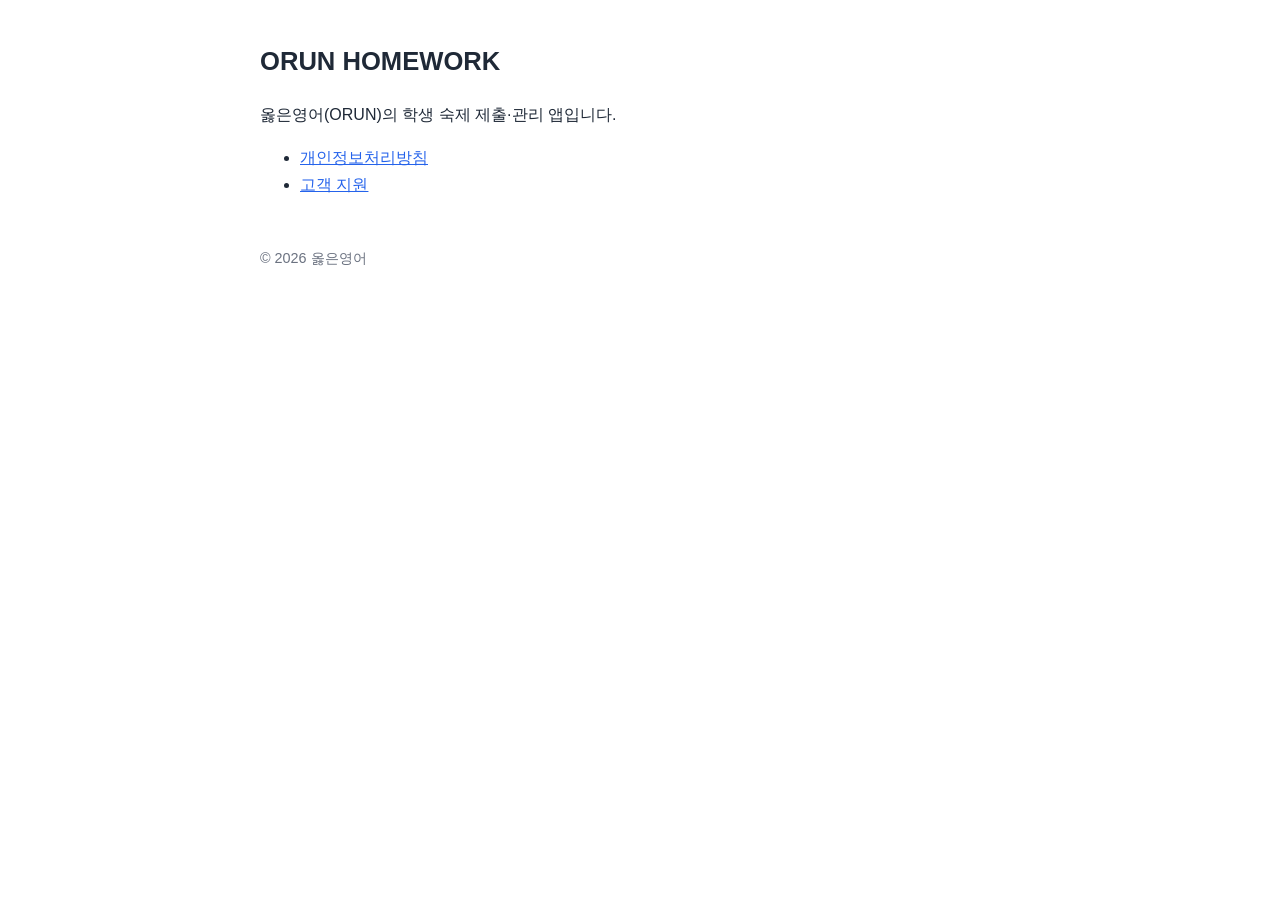
<file: index.html>
<!doctype html><html lang="ko"><head><meta charset="utf-8"><meta name="viewport" content="width=device-width,initial-scale=1"><meta name="robots" content="noindex, nofollow, noarchive, nosnippet, noai, noimageai"><meta name="googlebot" content="noindex, nofollow, noarchive, nosnippet"><title>ORUN HOMEWORK</title><link rel="stylesheet" href="style.css"></head><body>
<h1>ORUN HOMEWORK</h1><p>옳은영어(ORUN)의 학생 숙제 제출·관리 앱입니다.</p>
<ul><li><a href="privacy.html">개인정보처리방침</a></li><li><a href="support.html">고객 지원</a></li></ul>
<footer>© 2026 옳은영어</footer></body></html>
</file>
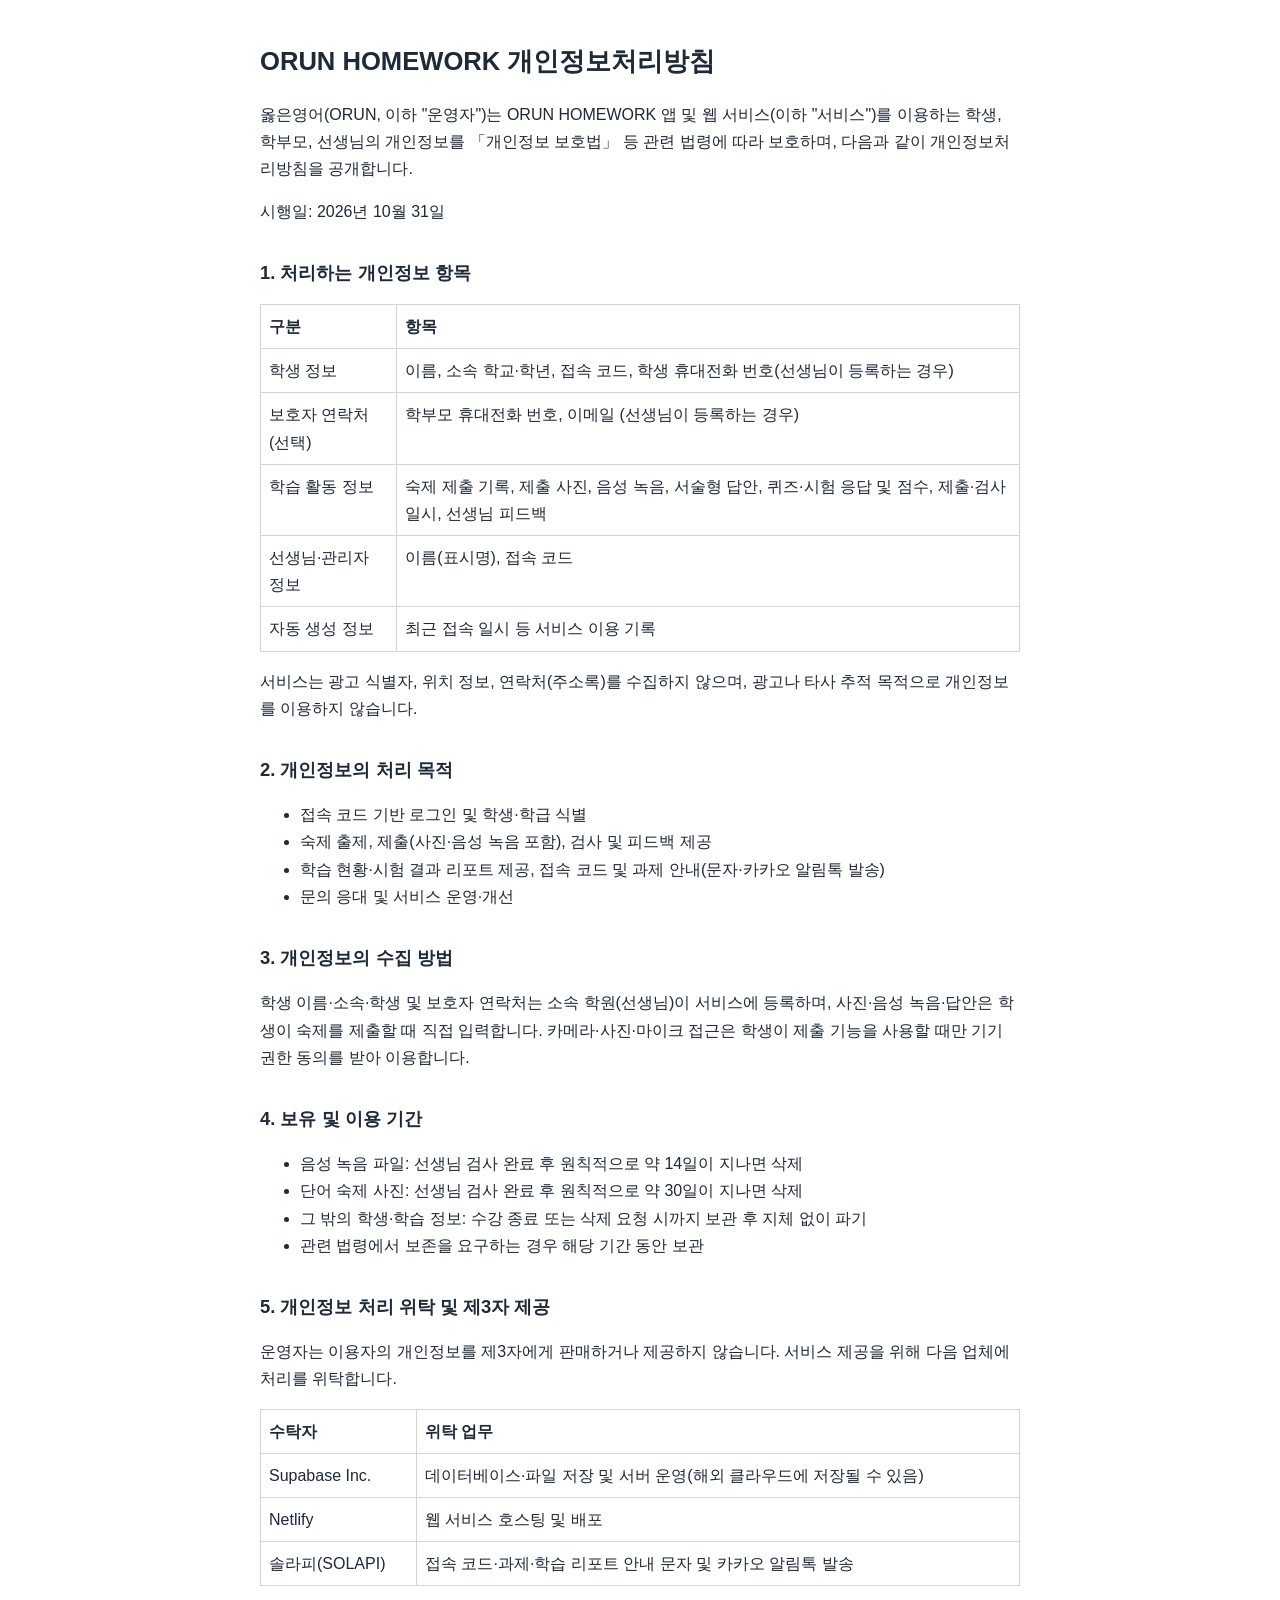
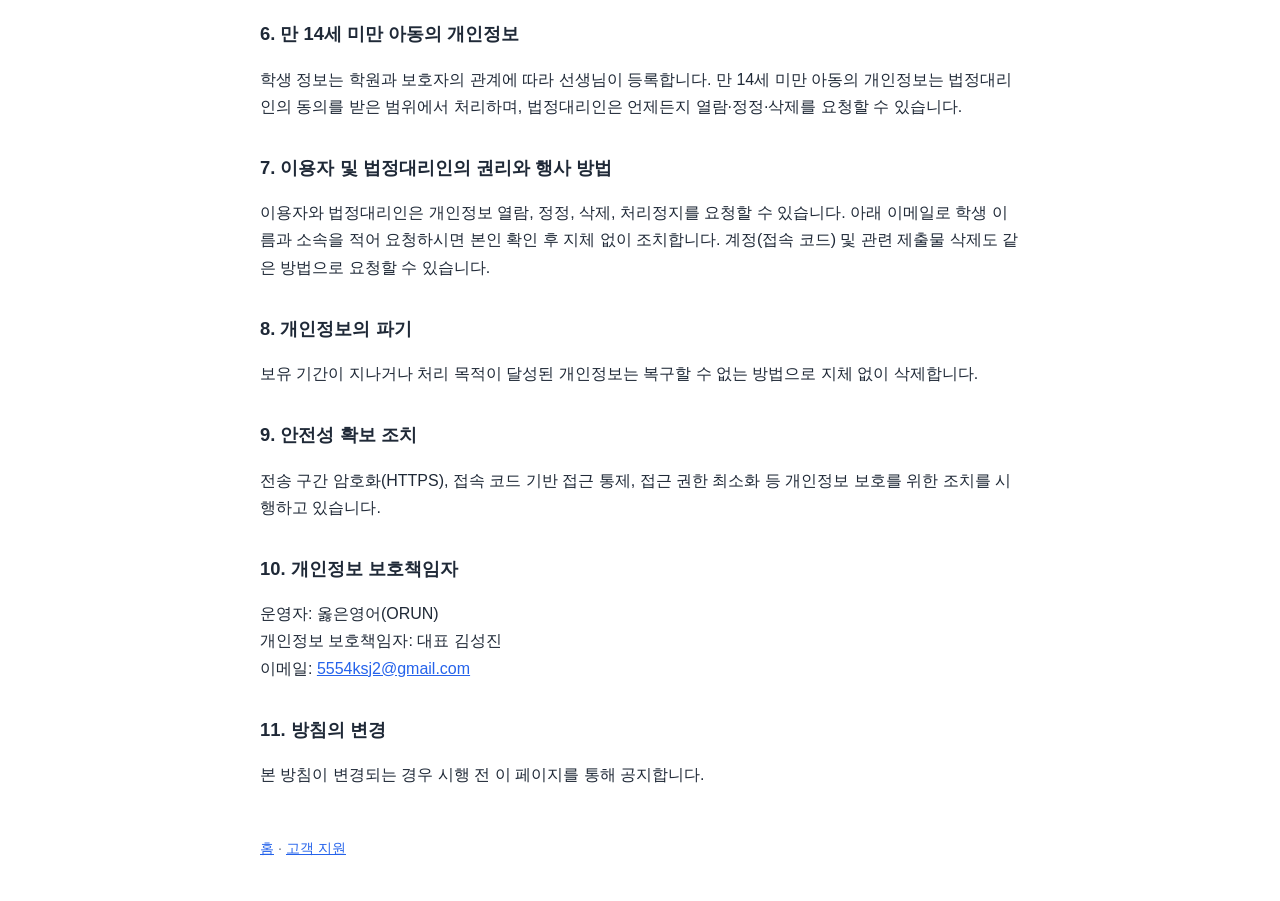
<file: privacy.html>
<!doctype html><html lang="ko"><head><meta charset="utf-8"><meta name="viewport" content="width=device-width,initial-scale=1"><meta name="robots" content="noindex, nofollow, noarchive, nosnippet, noai, noimageai"><meta name="googlebot" content="noindex, nofollow, noarchive, nosnippet"><title>ORUN HOMEWORK 개인정보처리방침</title><link rel="stylesheet" href="style.css"></head><body>
<h1>ORUN HOMEWORK 개인정보처리방침</h1>
<p>옳은영어(ORUN, 이하 "운영자")는 ORUN HOMEWORK 앱 및 웹 서비스(이하 "서비스")를 이용하는 학생, 학부모, 선생님의 개인정보를 「개인정보 보호법」 등 관련 법령에 따라 보호하며, 다음과 같이 개인정보처리방침을 공개합니다.</p>
<p>시행일: 2026년 10월 31일</p>

<h2>1. 처리하는 개인정보 항목</h2>
<table><tr><th>구분</th><th>항목</th></tr>
<tr><td>학생 정보</td><td>이름, 소속 학교·학년, 접속 코드, 학생 휴대전화 번호(선생님이 등록하는 경우)</td></tr>
<tr><td>보호자 연락처(선택)</td><td>학부모 휴대전화 번호, 이메일 (선생님이 등록하는 경우)</td></tr>
<tr><td>학습 활동 정보</td><td>숙제 제출 기록, 제출 사진, 음성 녹음, 서술형 답안, 퀴즈·시험 응답 및 점수, 제출·검사 일시, 선생님 피드백</td></tr>
<tr><td>선생님·관리자 정보</td><td>이름(표시명), 접속 코드</td></tr>
<tr><td>자동 생성 정보</td><td>최근 접속 일시 등 서비스 이용 기록</td></tr></table>
<p>서비스는 광고 식별자, 위치 정보, 연락처(주소록)를 수집하지 않으며, 광고나 타사 추적 목적으로 개인정보를 이용하지 않습니다.</p>

<h2>2. 개인정보의 처리 목적</h2>
<ul><li>접속 코드 기반 로그인 및 학생·학급 식별</li><li>숙제 출제, 제출(사진·음성 녹음 포함), 검사 및 피드백 제공</li><li>학습 현황·시험 결과 리포트 제공, 접속 코드 및 과제 안내(문자·카카오 알림톡 발송)</li><li>문의 응대 및 서비스 운영·개선</li></ul>

<h2>3. 개인정보의 수집 방법</h2>
<p>학생 이름·소속·학생 및 보호자 연락처는 소속 학원(선생님)이 서비스에 등록하며, 사진·음성 녹음·답안은 학생이 숙제를 제출할 때 직접 입력합니다. 카메라·사진·마이크 접근은 학생이 제출 기능을 사용할 때만 기기 권한 동의를 받아 이용합니다.</p>

<h2>4. 보유 및 이용 기간</h2>
<ul><li>음성 녹음 파일: 선생님 검사 완료 후 원칙적으로 약 14일이 지나면 삭제</li><li>단어 숙제 사진: 선생님 검사 완료 후 원칙적으로 약 30일이 지나면 삭제</li><li>그 밖의 학생·학습 정보: 수강 종료 또는 삭제 요청 시까지 보관 후 지체 없이 파기</li><li>관련 법령에서 보존을 요구하는 경우 해당 기간 동안 보관</li></ul>

<h2>5. 개인정보 처리 위탁 및 제3자 제공</h2>
<p>운영자는 이용자의 개인정보를 제3자에게 판매하거나 제공하지 않습니다. 서비스 제공을 위해 다음 업체에 처리를 위탁합니다.</p>
<table><tr><th>수탁자</th><th>위탁 업무</th></tr>
<tr><td>Supabase Inc.</td><td>데이터베이스·파일 저장 및 서버 운영(해외 클라우드에 저장될 수 있음)</td></tr>
<tr><td>Netlify</td><td>웹 서비스 호스팅 및 배포</td></tr>
<tr><td>솔라피(SOLAPI)</td><td>접속 코드·과제·학습 리포트 안내 문자 및 카카오 알림톡 발송</td></tr></table>

<h2>6. 만 14세 미만 아동의 개인정보</h2>
<p>학생 정보는 학원과 보호자의 관계에 따라 선생님이 등록합니다. 만 14세 미만 아동의 개인정보는 법정대리인의 동의를 받은 범위에서 처리하며, 법정대리인은 언제든지 열람·정정·삭제를 요청할 수 있습니다.</p>

<h2>7. 이용자 및 법정대리인의 권리와 행사 방법</h2>
<p>이용자와 법정대리인은 개인정보 열람, 정정, 삭제, 처리정지를 요청할 수 있습니다. 아래 이메일로 학생 이름과 소속을 적어 요청하시면 본인 확인 후 지체 없이 조치합니다. 계정(접속 코드) 및 관련 제출물 삭제도 같은 방법으로 요청할 수 있습니다.</p>

<h2>8. 개인정보의 파기</h2>
<p>보유 기간이 지나거나 처리 목적이 달성된 개인정보는 복구할 수 없는 방법으로 지체 없이 삭제합니다.</p>

<h2>9. 안전성 확보 조치</h2>
<p>전송 구간 암호화(HTTPS), 접속 코드 기반 접근 통제, 접근 권한 최소화 등 개인정보 보호를 위한 조치를 시행하고 있습니다.</p>

<h2>10. 개인정보 보호책임자</h2>
<p>운영자: 옳은영어(ORUN)<br>개인정보 보호책임자: 대표 김성진<br>이메일: <a href="mailto:5554ksj2@gmail.com">5554ksj2@gmail.com</a></p>

<h2>11. 방침의 변경</h2>
<p>본 방침이 변경되는 경우 시행 전 이 페이지를 통해 공지합니다.</p>
<footer><a href="index.html">홈</a> · <a href="support.html">고객 지원</a></footer></body></html>
</file>
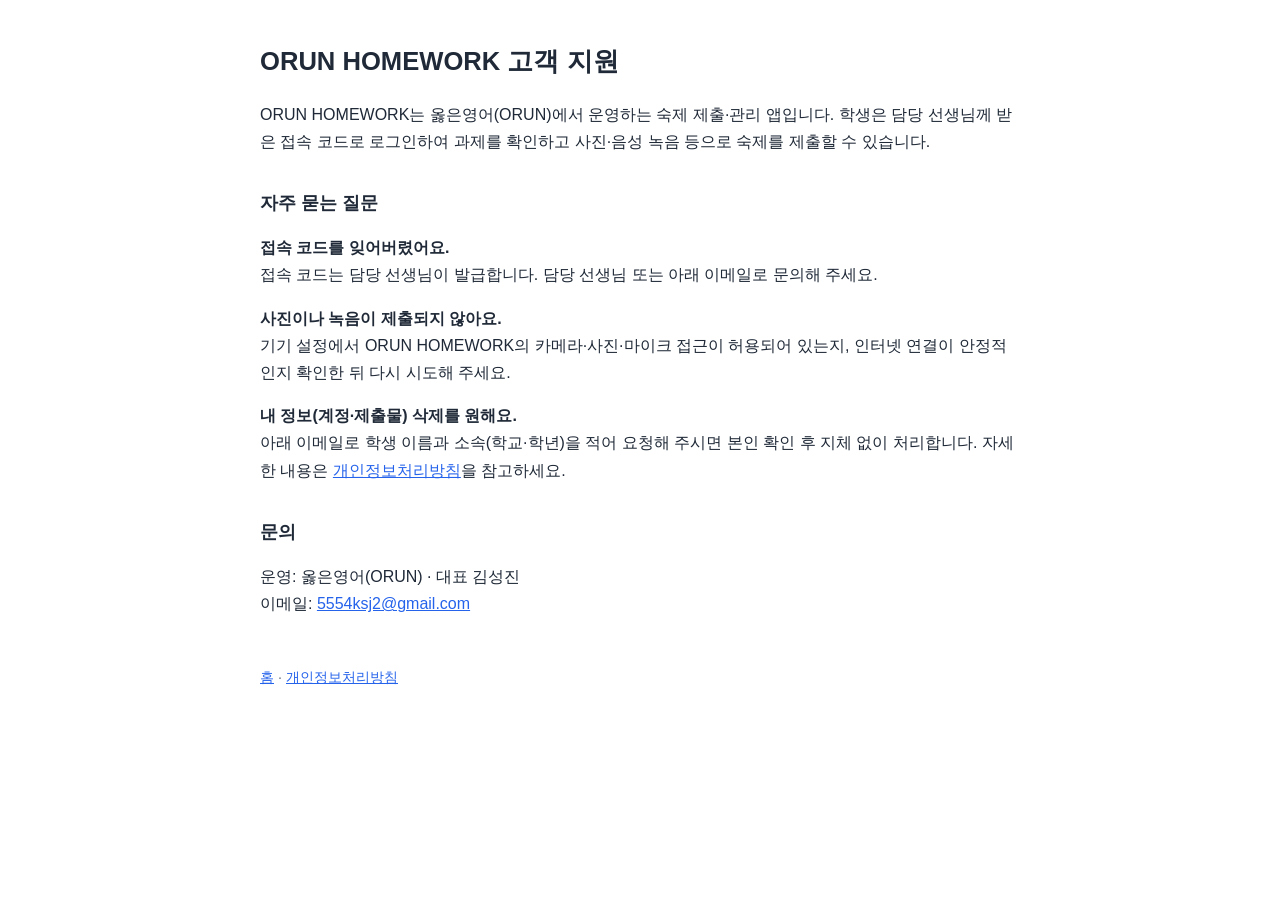
<file: support.html>
<!doctype html><html lang="ko"><head><meta charset="utf-8"><meta name="viewport" content="width=device-width,initial-scale=1"><meta name="robots" content="noindex, nofollow, noarchive, nosnippet, noai, noimageai"><meta name="googlebot" content="noindex, nofollow, noarchive, nosnippet"><title>ORUN HOMEWORK 고객 지원</title><link rel="stylesheet" href="style.css"></head><body>
<h1>ORUN HOMEWORK 고객 지원</h1>
<p>ORUN HOMEWORK는 옳은영어(ORUN)에서 운영하는 숙제 제출·관리 앱입니다. 학생은 담당 선생님께 받은 접속 코드로 로그인하여 과제를 확인하고 사진·음성 녹음 등으로 숙제를 제출할 수 있습니다.</p>
<h2>자주 묻는 질문</h2>
<p><strong>접속 코드를 잊어버렸어요.</strong><br>접속 코드는 담당 선생님이 발급합니다. 담당 선생님 또는 아래 이메일로 문의해 주세요.</p>
<p><strong>사진이나 녹음이 제출되지 않아요.</strong><br>기기 설정에서 ORUN HOMEWORK의 카메라·사진·마이크 접근이 허용되어 있는지, 인터넷 연결이 안정적인지 확인한 뒤 다시 시도해 주세요.</p>
<p><strong>내 정보(계정·제출물) 삭제를 원해요.</strong><br>아래 이메일로 학생 이름과 소속(학교·학년)을 적어 요청해 주시면 본인 확인 후 지체 없이 처리합니다. 자세한 내용은 <a href="privacy.html">개인정보처리방침</a>을 참고하세요.</p>
<h2>문의</h2>
<p>운영: 옳은영어(ORUN) · 대표 김성진<br>이메일: <a href="mailto:5554ksj2@gmail.com">5554ksj2@gmail.com</a></p>
<footer><a href="index.html">홈</a> · <a href="privacy.html">개인정보처리방침</a></footer></body></html>
</file>
<file: style.css>
body{font-family:-apple-system,BlinkMacSystemFont,"Pretendard","Apple SD Gothic Neo",sans-serif;max-width:760px;margin:40px auto;padding:0 20px;line-height:1.7;color:#1f2937}
h1{font-size:1.6rem}h2{font-size:1.15rem;margin-top:2rem}table{border-collapse:collapse;width:100%}td,th{border:1px solid #d1d5db;padding:8px;text-align:left;vertical-align:top}a{color:#2563eb}footer{margin-top:3rem;color:#6b7280;font-size:.9rem}
</file>
